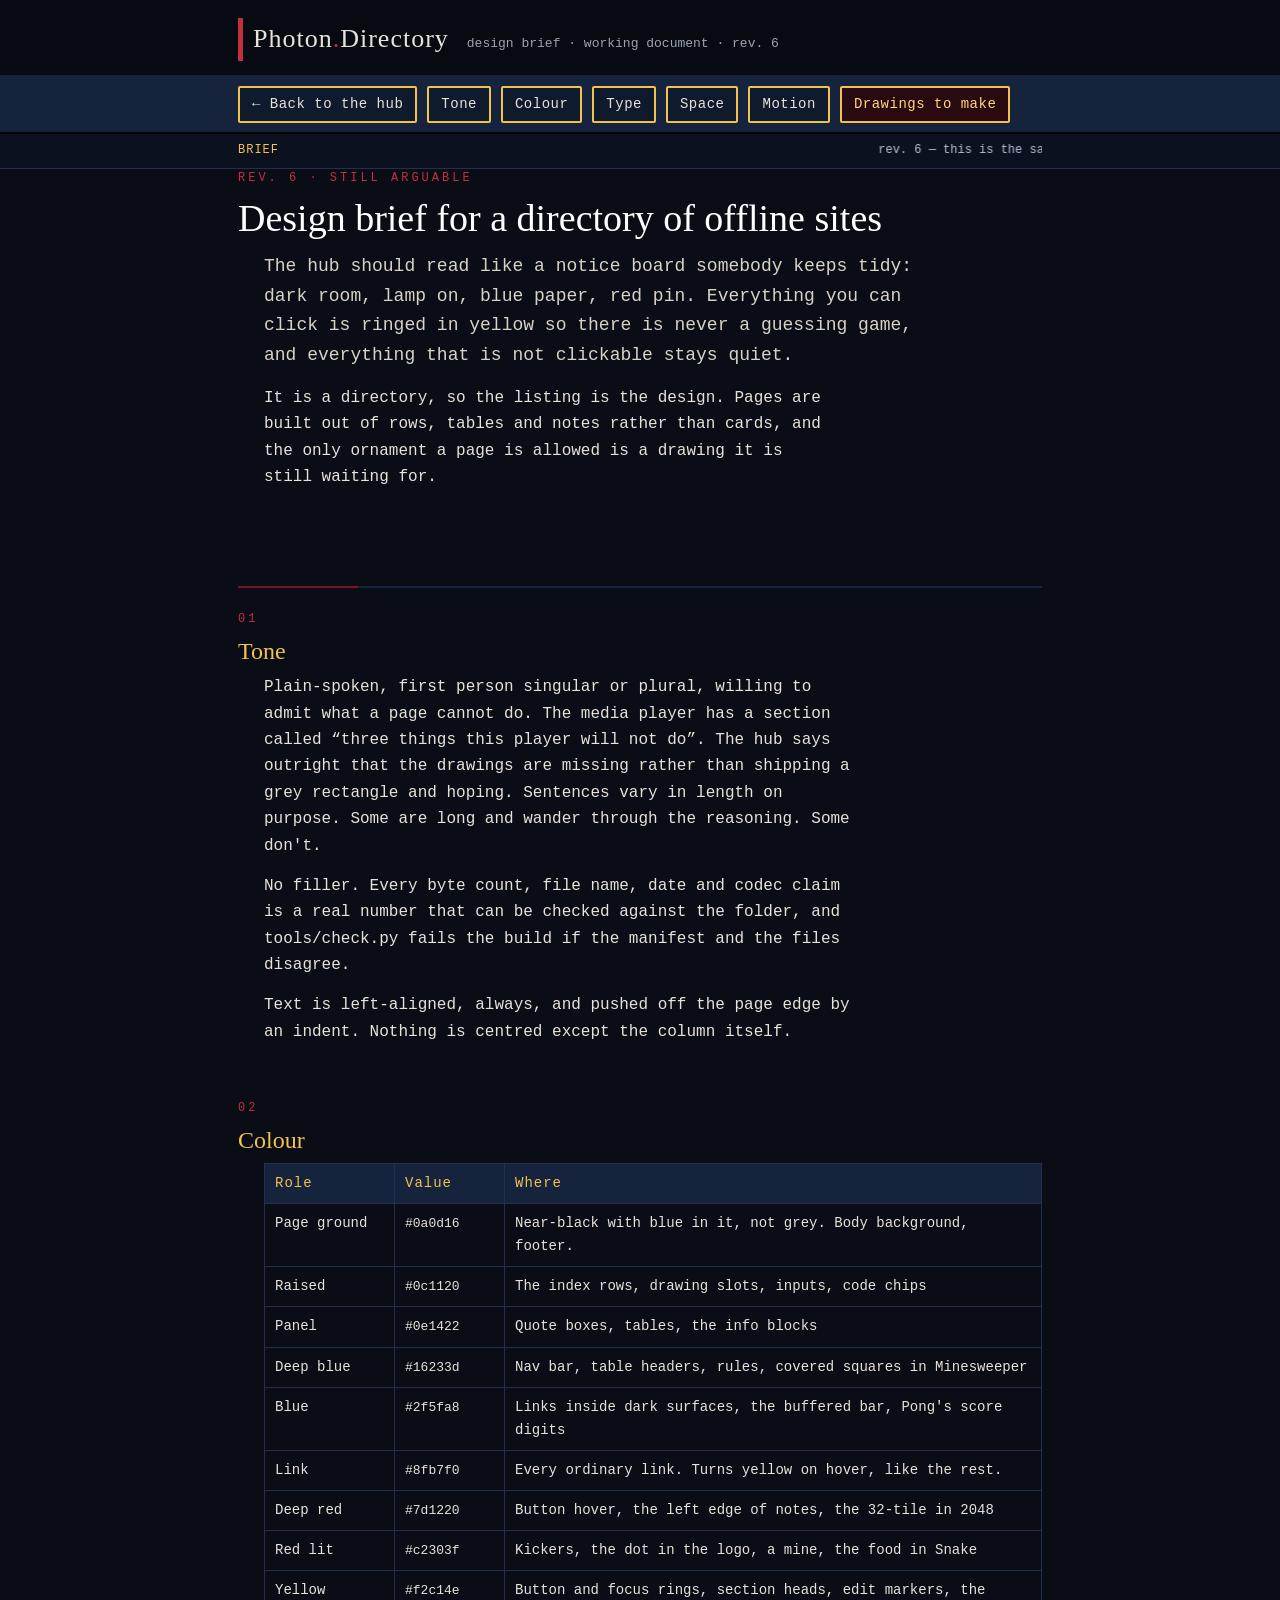
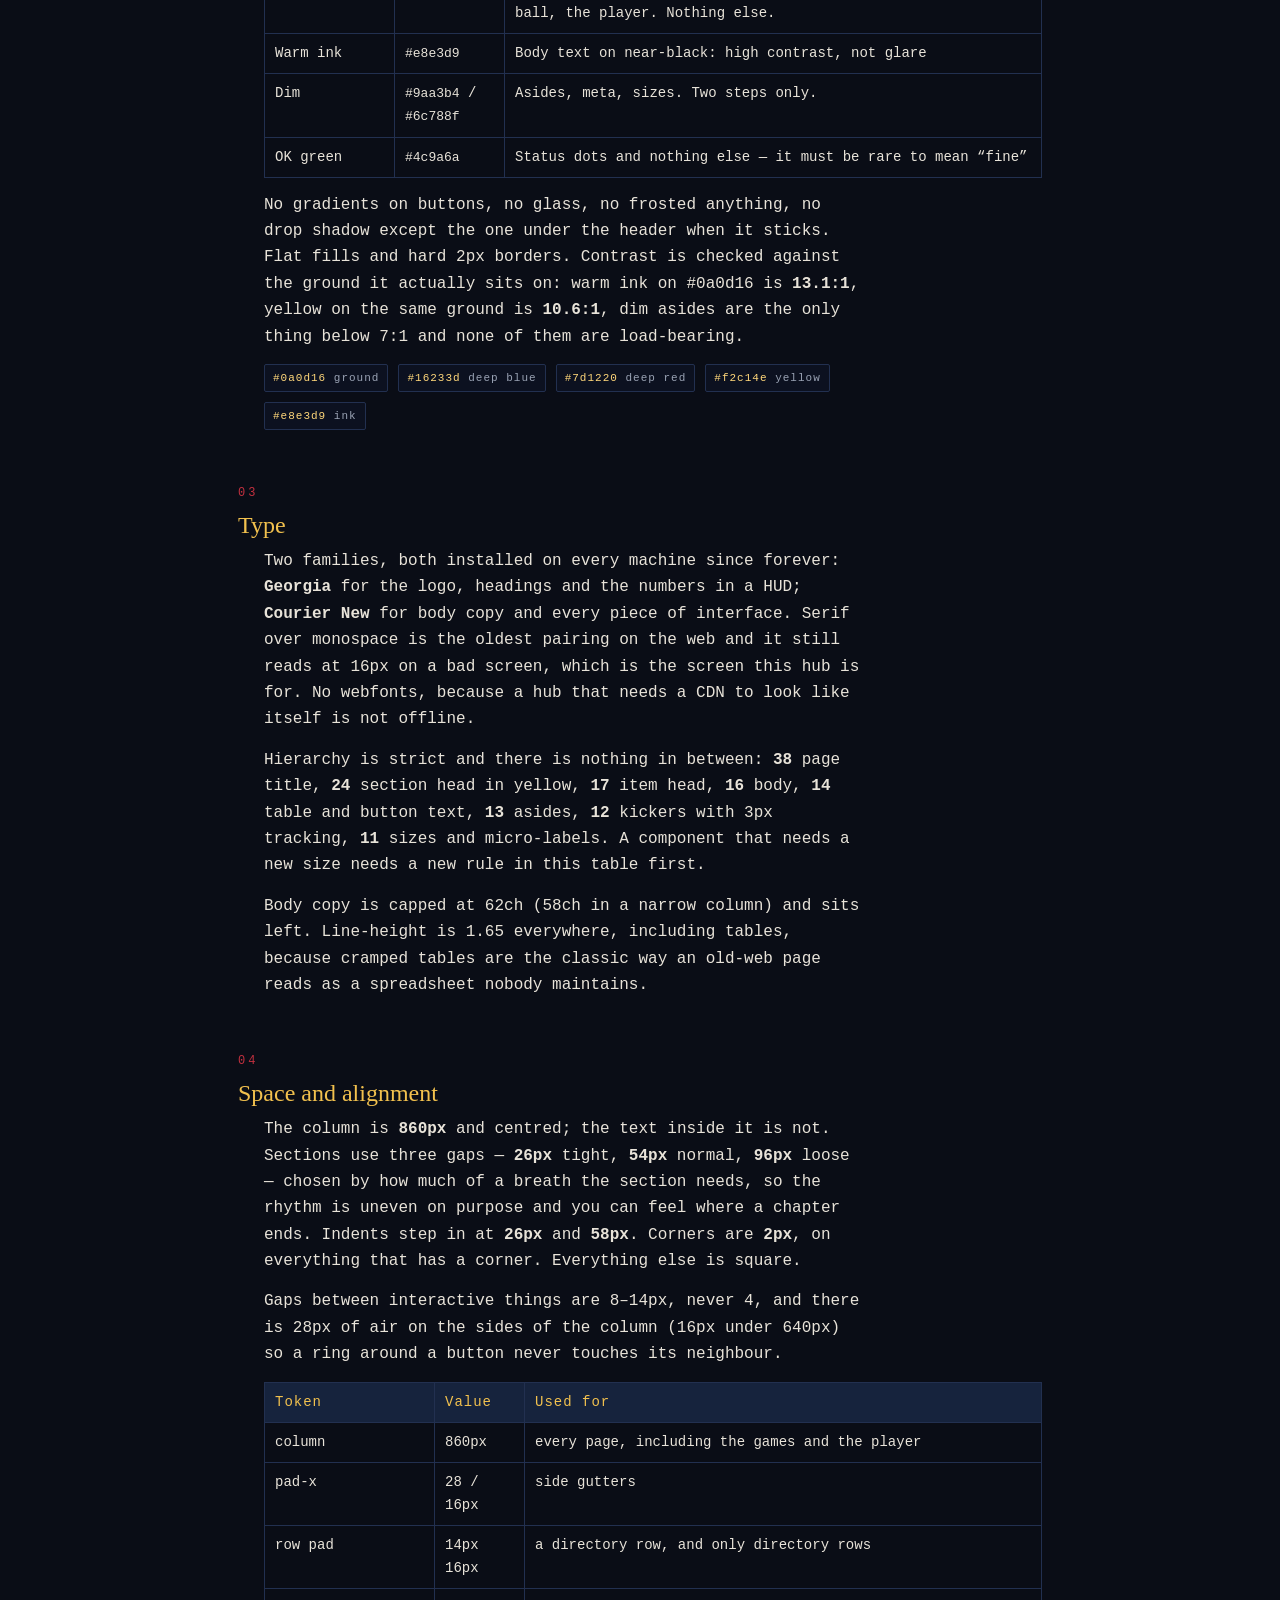
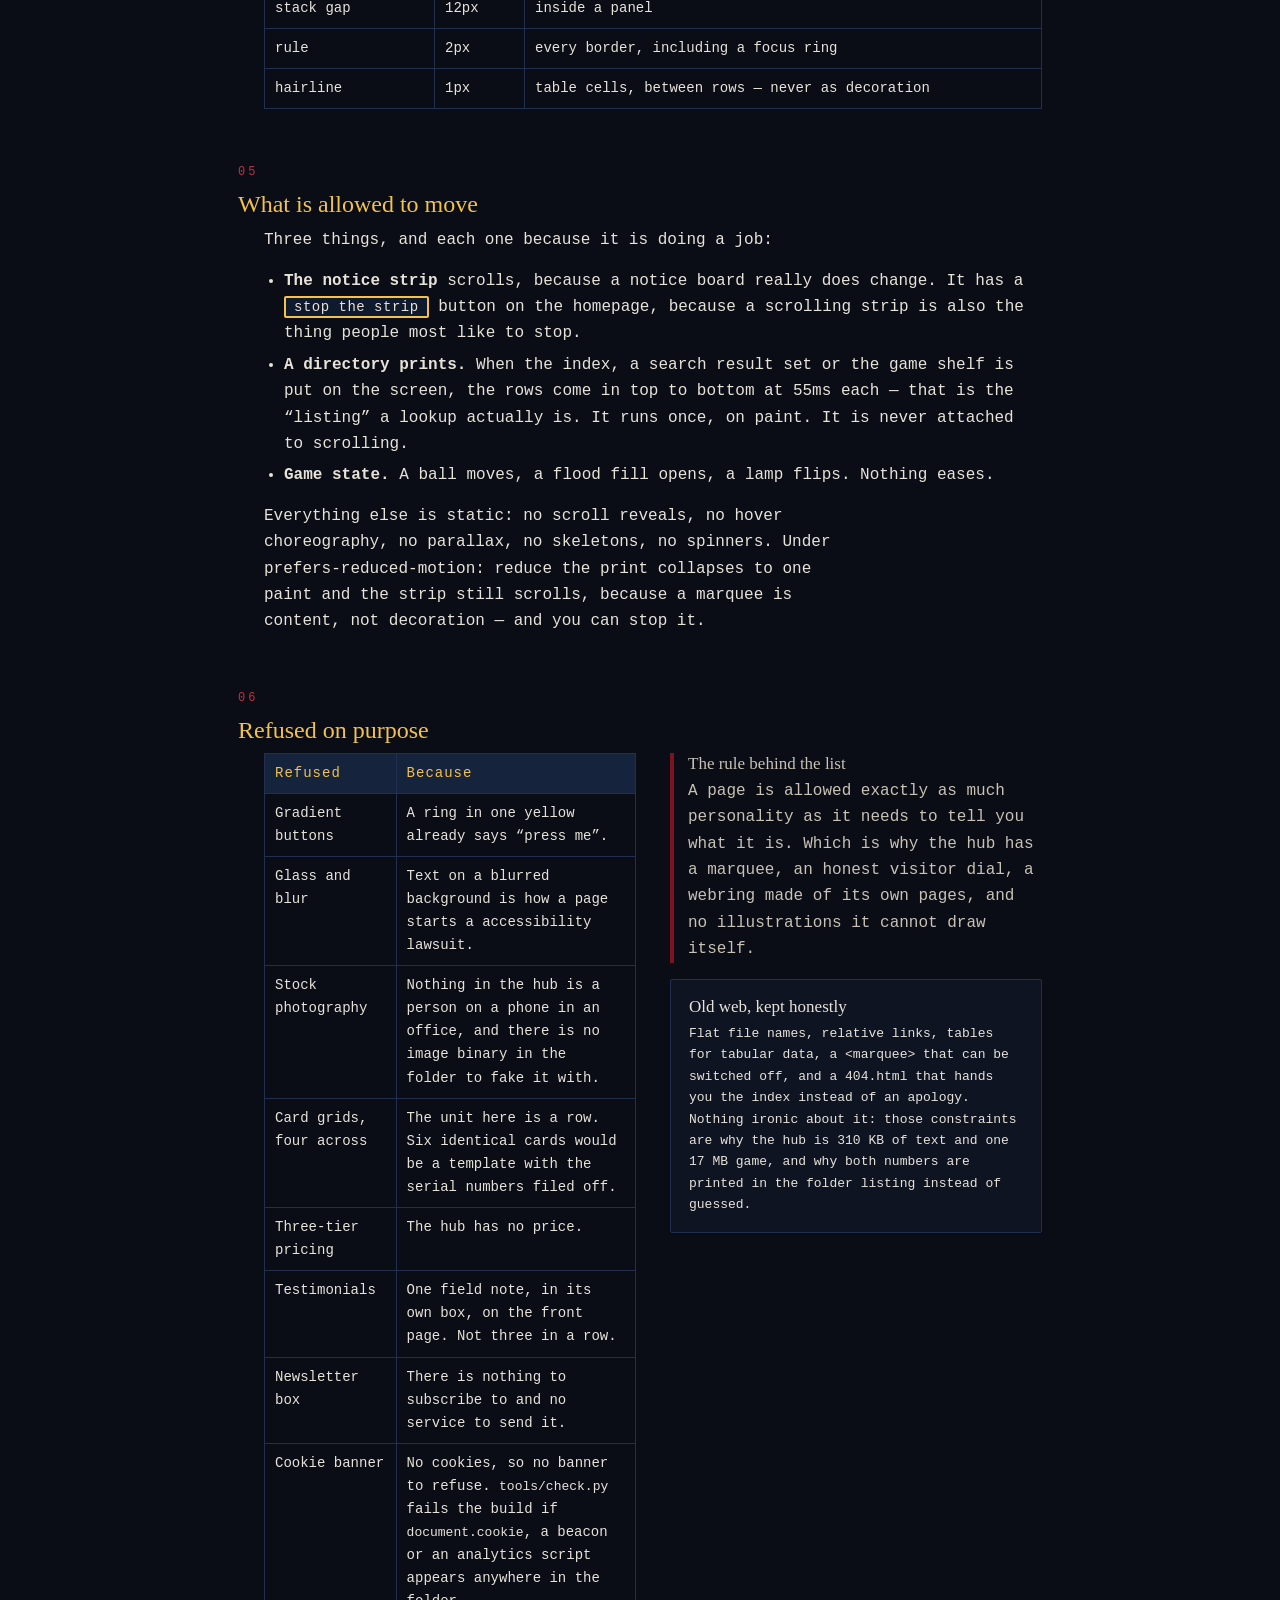
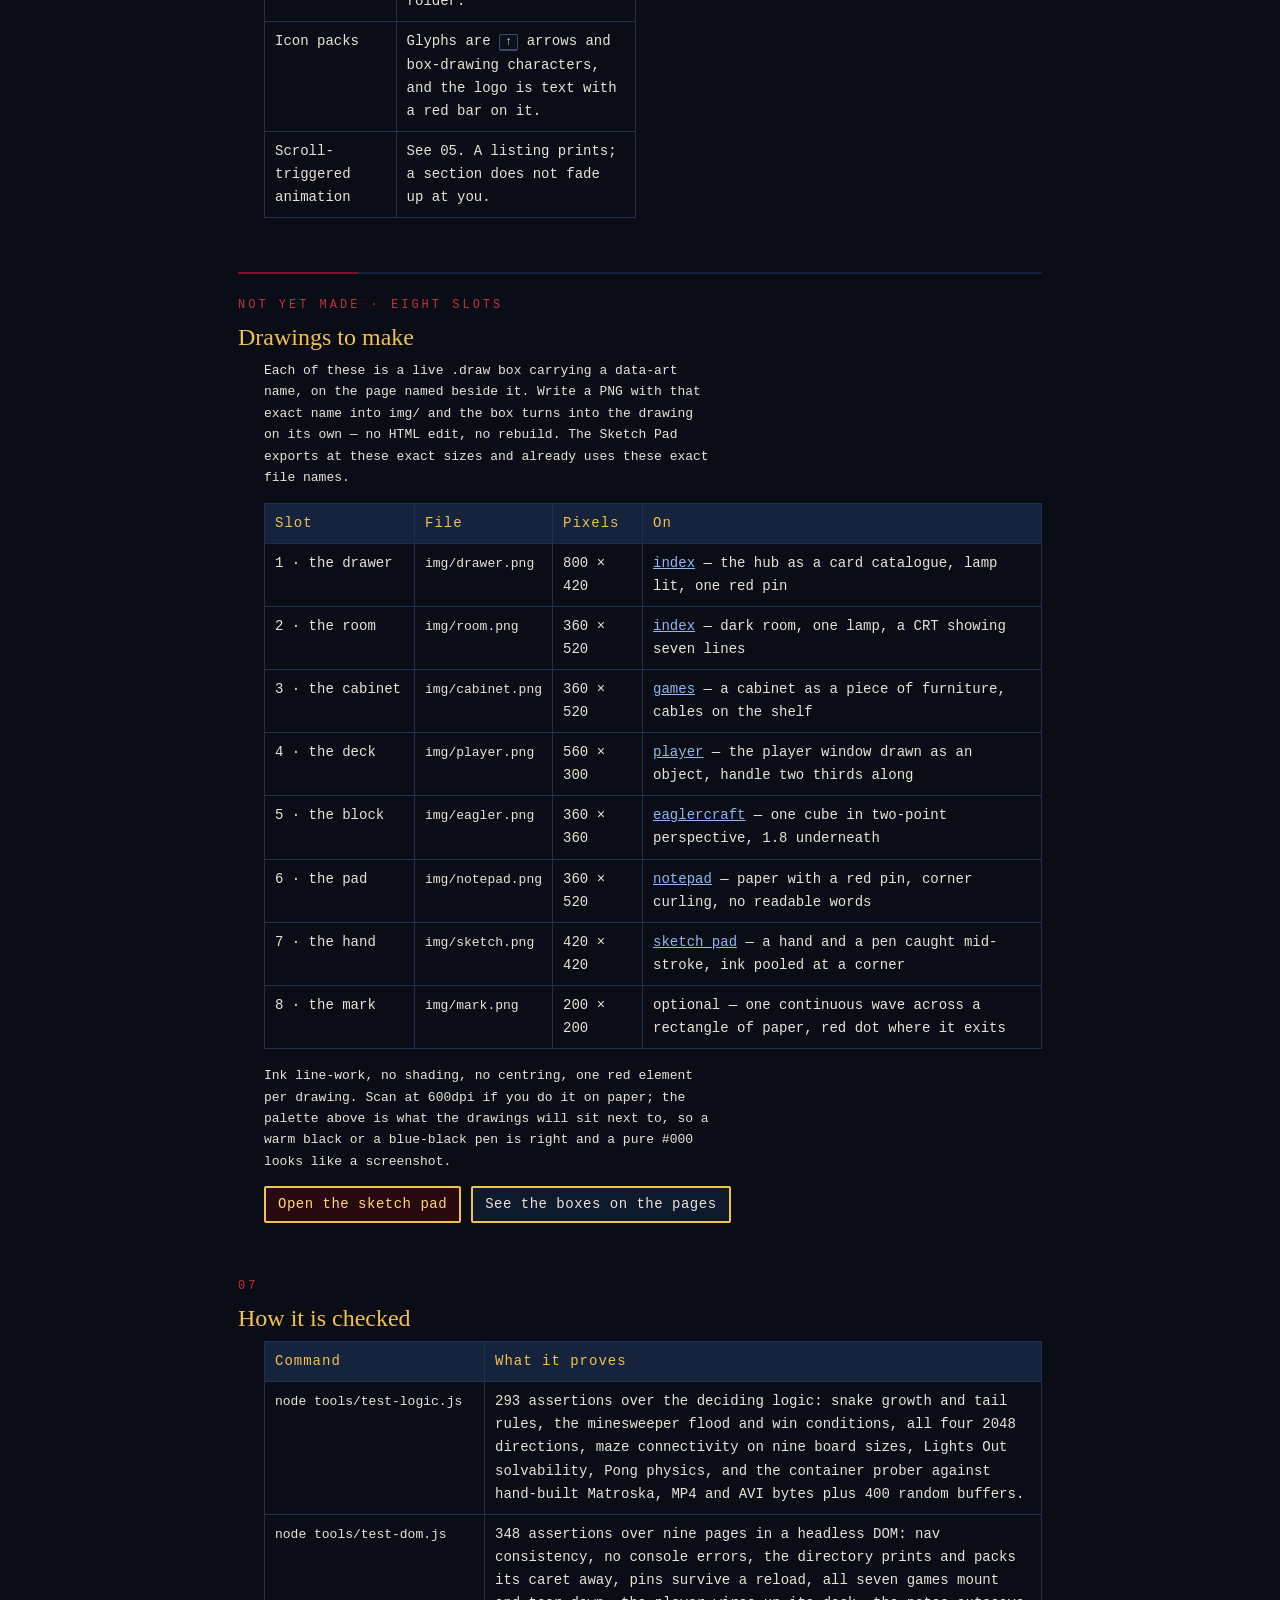
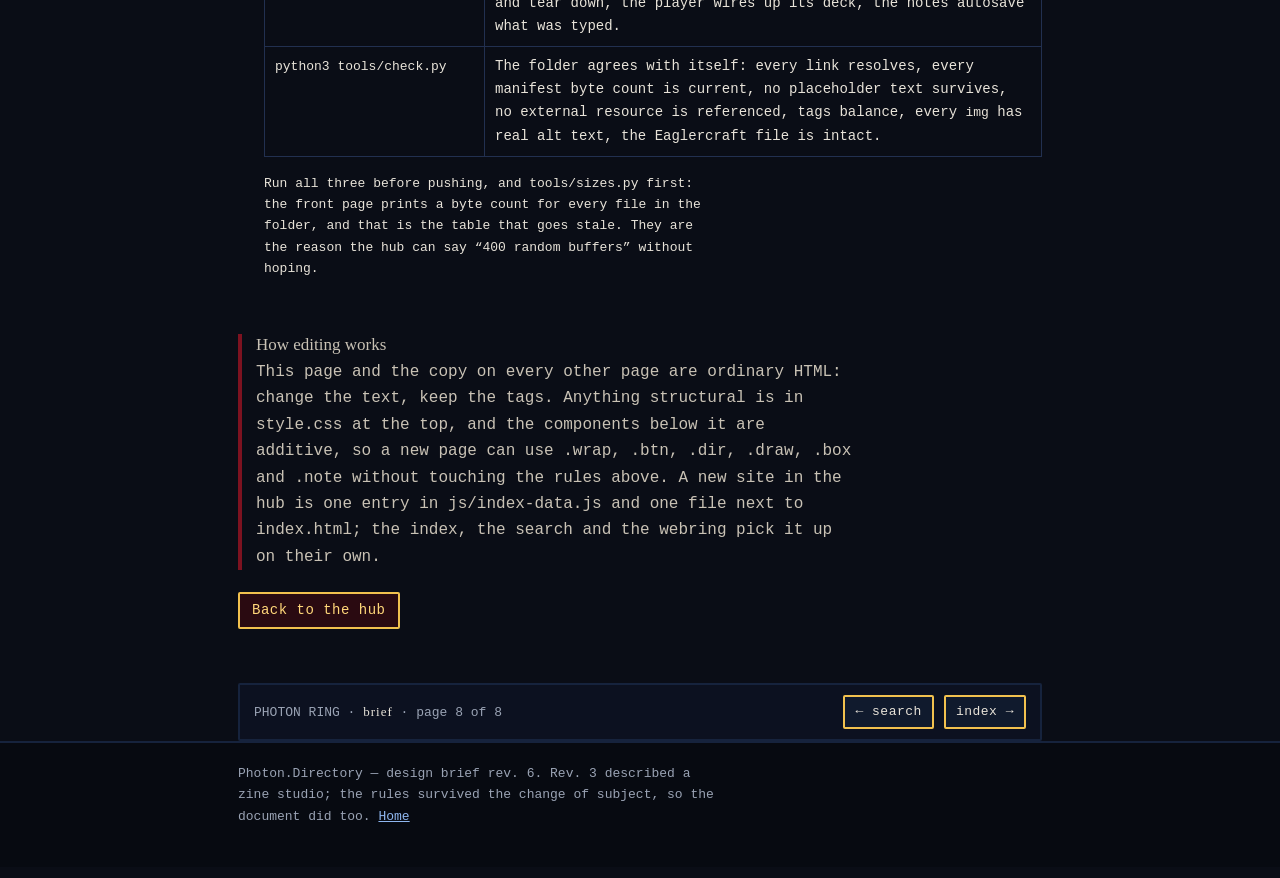
<file: brief.html>
<!doctype html>
<html lang="en">
<head>
<meta charset="utf-8">
<meta name="viewport" content="width=device-width,initial-scale=1">
<title>Design brief — Photon.Directory</title>
<meta name="description" content="The working brief for the hub: tone, the exact colour table, type sizes, the spacing rhythm, what is allowed to move, the eight drawings still owed, and how the site is tested.">
<meta name="theme-color" content="#0a0d16">
<link rel="icon" href="data:image/svg+xml,%3Csvg xmlns='http://www.w3.org/2000/svg' viewBox='0 0 32 32'%3E%3Crect width='32' height='32' fill='%230a0d16'/%3E%3Crect x='3.5' y='3.5' width='25' height='25' fill='none' stroke='%23f2c14e' stroke-width='3'/%3E%3Crect x='9' y='10' width='14' height='2.5' fill='%23e8e3d9'/%3E%3Crect x='9' y='15' width='14' height='2.5' fill='%238fb7f0'/%3E%3Crect x='9' y='20' width='8' height='2.5' fill='%23c2303f'/%3E%3C/svg%3E">
<link rel="stylesheet" href="style.css">
</head>
<body>

<header class="top">
  <div class="wrap">
    <a class="logo" href="index.html">Photon<span>.</span>Directory</a>
    <span class="tag">design brief &middot; working document &middot; rev. 6</span>
  </div>
</header>

<nav>
  <div class="wrap">
    <a class="btn" href="index.html">&larr; Back to the hub</a>
    <a class="btn" href="#tone">Tone</a>
    <a class="btn" href="#colour">Colour</a>
    <a class="btn" href="#type">Type</a>
    <a class="btn" href="#space">Space</a>
    <a class="btn" href="#motion">Motion</a>
    <a class="btn hot" href="#draw">Drawings to make</a>
  </div>
</nav>

<div class="bar">
  <div class="wrap">
    <span class="lbl">BRIEF</span>
    <marquee behavior="scroll" scrolldelay="80" loop="0">
      rev. 6 — this is the same page that used to describe a text-first zine studio, kept because the rules survived &middot; eight drawings are still owed &middot; the numbers below are the numbers in style.css, not a description of them &middot;
    </marquee>
  </div>
</div>

<main class="wrap">

  <section class="loose">
    <p class="kicker">Rev. 6 &middot; still arguable</p>
    <h1>Design brief for a directory of offline sites</h1>
    <div class="indent">
      <p class="lead">
        The hub should read like a notice board somebody keeps tidy: dark room, lamp on, blue
        paper, red pin. Everything you can click is ringed in yellow so there is never a guessing
        game, and everything that is not clickable stays quiet.
      </p>
      <p style="max-width:58ch">
        It is a directory, so the listing is the design. Pages are built out of rows, tables and
        notes rather than cards, and the only ornament a page is allowed is a drawing it is still
        waiting for.
      </p>
    </div>
  </section>

  <hr class="rule">

  <section id="tone">
    <p class="kicker">01</p>
    <h2>Tone</h2>
    <div class="indent">
      <p>
        Plain-spoken, first person singular or plural, willing to admit what a page cannot do.
        The media player has a section called “three things this player will not do”. The hub says
        outright that the drawings are missing rather than shipping a grey rectangle and hoping.
        Sentences vary in length on purpose. Some are long and wander through the reasoning. Some don't.
      </p>
      <p>
        No filler. Every byte count, file name, date and codec claim is a real number that can be
        checked against the folder, and <code>tools/check.py</code> fails the build if the manifest
        and the files disagree.
      </p>
      <p>
        Text is left-aligned, always, and pushed off the page edge by an indent. Nothing is centred
        except the column itself.
      </p>
    </div>
  </section>

  <section id="colour">
    <p class="kicker">02</p>
    <h2>Colour</h2>
    <div class="indent">
      <table>
        <tr><th style="width:130px">Role</th><th style="width:110px">Value</th><th>Where</th></tr>
        <tr><td>Page ground</td><td><code>#0a0d16</code></td><td>Near-black with blue in it, not grey. Body background, footer.</td></tr>
        <tr><td>Raised</td><td><code>#0c1120</code></td><td>The index rows, drawing slots, inputs, code chips</td></tr>
        <tr><td>Panel</td><td><code>#0e1422</code></td><td>Quote boxes, tables, the info blocks</td></tr>
        <tr><td>Deep blue</td><td><code>#16233d</code></td><td>Nav bar, table headers, rules, covered squares in Minesweeper</td></tr>
        <tr><td>Blue</td><td><code>#2f5fa8</code></td><td>Links inside dark surfaces, the buffered bar, Pong's score digits</td></tr>
        <tr><td>Link</td><td><code>#8fb7f0</code></td><td>Every ordinary link. Turns yellow on hover, like the rest.</td></tr>
        <tr><td>Deep red</td><td><code>#7d1220</code></td><td>Button hover, the left edge of notes, the 32-tile in 2048</td></tr>
        <tr><td>Red lit</td><td><code>#c2303f</code></td><td>Kickers, the dot in the logo, a mine, the food in Snake</td></tr>
        <tr><td>Yellow</td><td><code>#f2c14e</code></td><td>Button and focus rings, section heads, edit markers, the ball, the player. Nothing else.</td></tr>
        <tr><td>Warm ink</td><td><code>#e8e3d9</code></td><td>Body text on near-black: high contrast, not glare</td></tr>
        <tr><td>Dim</td><td><code>#9aa3b4</code> / <code>#6c788f</code></td><td>Asides, meta, sizes. Two steps only.</td></tr>
        <tr><td>OK green</td><td><code>#4c9a6a</code></td><td>Status dots and nothing else — it must be rare to mean “fine”</td></tr>
      </table>
      <p style="margin-top:14px">
        No gradients on buttons, no glass, no frosted anything, no drop shadow except the one
        under the header when it sticks. Flat fills and hard 2px borders. Contrast is checked
        against the ground it actually sits on: warm ink on <code>#0a0d16</code> is
        <b>13.1:1</b>, yellow on the same ground is <b>10.6:1</b>, dim asides are the only thing
        below 7:1 and none of them are load-bearing.
      </p>
      <p class="row">
        <span class="badge"><b>#0a0d16</b> ground</span>
        <span class="badge"><b>#16233d</b> deep blue</span>
        <span class="badge"><b>#7d1220</b> deep red</span>
        <span class="badge"><b>#f2c14e</b> yellow</span>
        <span class="badge"><b>#e8e3d9</b> ink</span>
      </p>
    </div>
  </section>

  <section id="type">
    <p class="kicker">03</p>
    <h2>Type</h2>
    <div class="indent">
      <p>
        Two families, both installed on every machine since forever: <b>Georgia</b> for the logo,
        headings and the numbers in a HUD; <b>Courier New</b> for body copy and every piece of
        interface. Serif over monospace is the oldest pairing on the web and it still reads at
        16px on a bad screen, which is the screen this hub is for. No webfonts, because a hub
        that needs a CDN to look like itself is not offline.
      </p>
      <p>
        Hierarchy is strict and there is nothing in between:
        <b>38</b> page title, <b>24</b> section head in yellow, <b>17</b> item head, <b>16</b> body,
        <b>14</b> table and button text, <b>13</b> asides, <b>12</b> kickers with 3px tracking,
        <b>11</b> sizes and micro-labels. A component that needs a new size needs a new rule in
        this table first.
      </p>
      <p>
        Body copy is capped at 62ch (58ch in a narrow column) and sits left. Line-height is 1.65
        everywhere, including tables, because cramped tables are the classic way an old-web page
        reads as a spreadsheet nobody maintains.
      </p>
    </div>
  </section>

  <section id="space">
    <p class="kicker">04</p>
    <h2>Space and alignment</h2>
    <div class="indent">
      <p>
        The column is <b>860px</b> and centred; the text inside it is not. Sections use three gaps
        — <b>26px</b> tight, <b>54px</b> normal, <b>96px</b> loose — chosen by how much of a breath
        the section needs, so the rhythm is uneven on purpose and you can feel where a chapter ends.
        Indents step in at <b>26px</b> and <b>58px</b>. Corners are <b>2px</b>, on everything that has
        a corner. Everything else is square.
      </p>
      <p>
        Gaps between interactive things are 8–14px, never 4, and there is 28px of air on the sides
        of the column (16px under 640px) so a ring around a button never touches its neighbour.
      </p>
      <table>
        <tr><th style="width:170px">Token</th><th style="width:90px">Value</th><th>Used for</th></tr>
        <tr><td>column</td><td>860px</td><td>every page, including the games and the player</td></tr>
        <tr><td>pad-x</td><td>28 / 16px</td><td>side gutters</td></tr>
        <tr><td>row pad</td><td>14px 16px</td><td>a directory row, and only directory rows</td></tr>
        <tr><td>stack gap</td><td>12px</td><td>inside a panel</td></tr>
        <tr><td>rule</td><td>2px</td><td>every border, including a focus ring</td></tr>
        <tr><td>hairline</td><td>1px</td><td>table cells, between rows — never as decoration</td></tr>
      </table>
    </div>
  </section>

  <section id="motion">
    <p class="kicker">05</p>
    <h2>What is allowed to move</h2>
    <div class="indent">
      <p>
        Three things, and each one because it is doing a job:
      </p>
      <ul>
        <li><b>The notice strip</b> scrolls, because a notice board really does change. It has a
          <button type="button" class="btn" style="padding:1px 8px">stop the strip</button>
          button on the homepage, because a scrolling strip is also the thing people most like to stop.</li>
        <li><b>A directory prints.</b> When the index, a search result set or the game shelf is put on
          the screen, the rows come in top to bottom at 55ms each — that is the “listing” a lookup
          actually is. It runs once, on paint. It is never attached to scrolling.</li>
        <li><b>Game state.</b> A ball moves, a flood fill opens, a lamp flips. Nothing eases.</li>
      </ul>
      <p>
        Everything else is static: no scroll reveals, no hover choreography, no parallax, no
        skeletons, no spinners. Under
        <code>prefers-reduced-motion: reduce</code> the print collapses to one paint and the strip
        still scrolls, because a marquee is content, not decoration — and you can stop it.
      </p>
    </div>
  </section>

  <section id="refused">
    <p class="kicker">06</p>
    <h2>Refused on purpose</h2>
    <div class="indent">
      <div class="cols">
        <div>
          <table>
            <tr><th>Refused</th><th>Because</th></tr>
            <tr><td>Gradient buttons</td><td>A ring in one yellow already says “press me”.</td></tr>
            <tr><td>Glass and blur</td><td>Text on a blurred background is how a page starts a accessibility lawsuit.</td></tr>
            <tr><td>Stock photography</td><td>Nothing in the hub is a person on a phone in an office, and there is no image binary in the folder to fake it with.</td></tr>
            <tr><td>Card grids, four across</td><td>The unit here is a row. Six identical cards would be a template with the serial numbers filed off.</td></tr>
            <tr><td>Three-tier pricing</td><td>The hub has no price.</td></tr>
            <tr><td>Testimonials</td><td>One field note, in its own box, on the front page. Not three in a row.</td></tr>
            <tr><td>Newsletter box</td><td>There is nothing to subscribe to and no service to send it.</td></tr>
            <tr><td>Cookie banner</td><td>No cookies, so no banner to refuse. <code>tools/check.py</code> fails the build if <code>document.cookie</code>, a beacon or an analytics script appears anywhere in the folder.</td></tr>
            <tr><td>Icon packs</td><td>Glyphs are <kbd>&uarr;</kbd> arrows and box-drawing characters, and the logo is text with a red bar on it.</td></tr>
            <tr><td>Scroll-triggered animation</td><td>See 05. A listing prints; a section does not fade up at you.</td></tr>
          </table>
        </div>
        <div>
          <div class="note">
            <h3>The rule behind the list</h3>
            <p style="margin-bottom:0">
              A page is allowed exactly as much personality as it needs to tell you what it is.
              Which is why the hub has a marquee, an honest visitor dial, a webring made of its own
              pages, and no illustrations it cannot draw itself.
            </p>
          </div>
          <div class="box mt16">
            <h3 style="margin-bottom:6px">Old web, kept honestly</h3>
            <p class="small mb0" style="margin-bottom:0">
              Flat file names, relative links, tables for tabular data, a <code>&lt;marquee&gt;</code>
              that can be switched off, and a <code>404.html</code> that hands you the index instead of
              an apology. Nothing ironic about it: those constraints are why the hub is 310 KB of text and
              one 17 MB game, and why both numbers are printed in the folder listing instead of guessed.
            </p>
          </div>
        </div>
      </div>
    </div>
  </section>

  <hr class="rule">

  <section id="draw">
    <p class="kicker">Not yet made &middot; eight slots</p>
    <h2>Drawings to make</h2>
    <div class="indent">
      <p class="small" style="max-width:58ch">
        Each of these is a live <code>.draw</code> box carrying a <code>data-art</code> name, on the page
        named beside it. Write a PNG with that exact name into <code>img/</code> and the box turns into the
        drawing on its own — no HTML edit, no rebuild. The Sketch Pad exports at these exact sizes and
        already uses these exact file names.
      </p>
      <table>
        <tr><th style="width:150px">Slot</th><th style="width:120px">File</th><th style="width:90px">Pixels</th><th>On</th></tr>
        <tr><td>1 · the drawer</td><td><code>img/drawer.png</code></td><td>800 × 420</td><td><a href="index.html">index</a> — the hub as a card catalogue, lamp lit, one red pin</td></tr>
        <tr><td>2 · the room</td><td><code>img/room.png</code></td><td>360 × 520</td><td><a href="index.html">index</a> — dark room, one lamp, a CRT showing seven lines</td></tr>
        <tr><td>3 · the cabinet</td><td><code>img/cabinet.png</code></td><td>360 × 520</td><td><a href="games.html">games</a> — a cabinet as a piece of furniture, cables on the shelf</td></tr>
        <tr><td>4 · the deck</td><td><code>img/player.png</code></td><td>560 × 300</td><td><a href="player.html">player</a> — the player window drawn as an object, handle two thirds along</td></tr>
        <tr><td>5 · the block</td><td><code>img/eagler.png</code></td><td>360 × 360</td><td><a href="eagler.html">eaglercraft</a> — one cube in two-point perspective, 1.8 underneath</td></tr>
        <tr><td>6 · the pad</td><td><code>img/notepad.png</code></td><td>360 × 520</td><td><a href="notepad.html">notepad</a> — paper with a red pin, corner curling, no readable words</td></tr>
        <tr><td>7 · the hand</td><td><code>img/sketch.png</code></td><td>420 × 420</td><td><a href="sketch.html">sketch pad</a> — a hand and a pen caught mid-stroke, ink pooled at a corner</td></tr>
        <tr><td>8 · the mark</td><td><code>img/mark.png</code></td><td>200 × 200</td><td>optional — one continuous wave across a rectangle of paper, red dot where it exits</td></tr>
      </table>
      <p class="small mt16" style="max-width:58ch">
        Ink line-work, no shading, no centring, one red element per drawing. Scan at 600dpi if you do
        it on paper; the palette above is what the drawings will sit next to, so a warm black or a
        blue-black pen is right and a pure #000 looks like a screenshot.
      </p>
      <p class="row">
        <a class="btn hot" href="sketch.html">Open the sketch pad</a>
        <a class="btn" href="index.html">See the boxes on the pages</a>
      </p>
    </div>
  </section>

  <section id="tested">
    <p class="kicker">07</p>
    <h2>How it is checked</h2>
    <div class="indent">
      <table>
        <tr><th style="width:220px">Command</th><th>What it proves</th></tr>
        <tr><td><code>node tools/test-logic.js</code></td>
          <td>293 assertions over the deciding logic: snake growth and tail rules, the minesweeper flood and win conditions, all four 2048 directions, maze connectivity on nine board sizes, Lights Out solvability, Pong physics, and the container prober against hand-built Matroska, MP4 and AVI bytes plus 400 random buffers.</td></tr>
        <tr><td><code>node tools/test-dom.js</code></td>
          <td>348 assertions over nine pages in a headless DOM: nav consistency, no console errors, the directory prints and packs its caret away, pins survive a reload, all seven games mount and tear down, the player wires up its deck, the notes autosave what was typed.</td></tr>
        <tr><td><code>python3 tools/check.py</code></td>
          <td>The folder agrees with itself: every link resolves, every manifest byte count is current, no placeholder text survives, no external resource is referenced, tags balance, every <code>img</code> has real alt text, the Eaglercraft file is intact.</td></tr>
      </table>
      <p class="small mt16" style="max-width:58ch">
        Run all three before pushing, and <code>tools/sizes.py</code> first: the front page prints a
              byte count for every file in the folder, and that is the table that goes stale. They are the reason the hub can say “400 random buffers”
        without hoping.
      </p>
    </div>
  </section>

  <section id="edit">
    <div class="note">
      <h3>How editing works</h3>
      <p style="margin-bottom:0">
        This page and the copy on every other page are ordinary HTML: change the text, keep the tags.
        Anything structural is in <code>style.css</code> at the top, and the components below it are
        additive, so a new page can use <code>.wrap</code>, <code>.btn</code>, <code>.dir</code>,
        <code>.draw</code>, <code>.box</code> and <code>.note</code> without touching the rules above.
        A new site in the hub is one entry in <code>js/index-data.js</code> and one file next to
        <code>index.html</code>; the index, the search and the webring pick it up on their own.
      </p>
    </div>
    <p style="margin-top:22px">
      <a class="btn hot" href="index.html">Back to the hub</a>
    </p>
  </section>

  <div class="ring mt24" id="ring"></div>

</main>

<footer>
  <div class="wrap">
    <p style="margin:0">Photon.Directory — design brief rev. 6. Rev. 3 described a zine studio; the
      rules survived the change of subject, so the document did too. <a href="index.html">Home</a></p>
  </div>
</footer>

<script src="js/index-data.js"></script>
<script src="js/directory.js"></script>
<script>
(function () {
  "use strict";
  PH.markNav();
  PH.mountRing(PH.qs("#ring"));
  var strip = PH.qs("marquee");
  PH.on(PH.qs("#draw"), "mouseenter", function () { if (strip && strip.stop) strip.stop(); });
})();
</script>
</body>
</html>
</file>
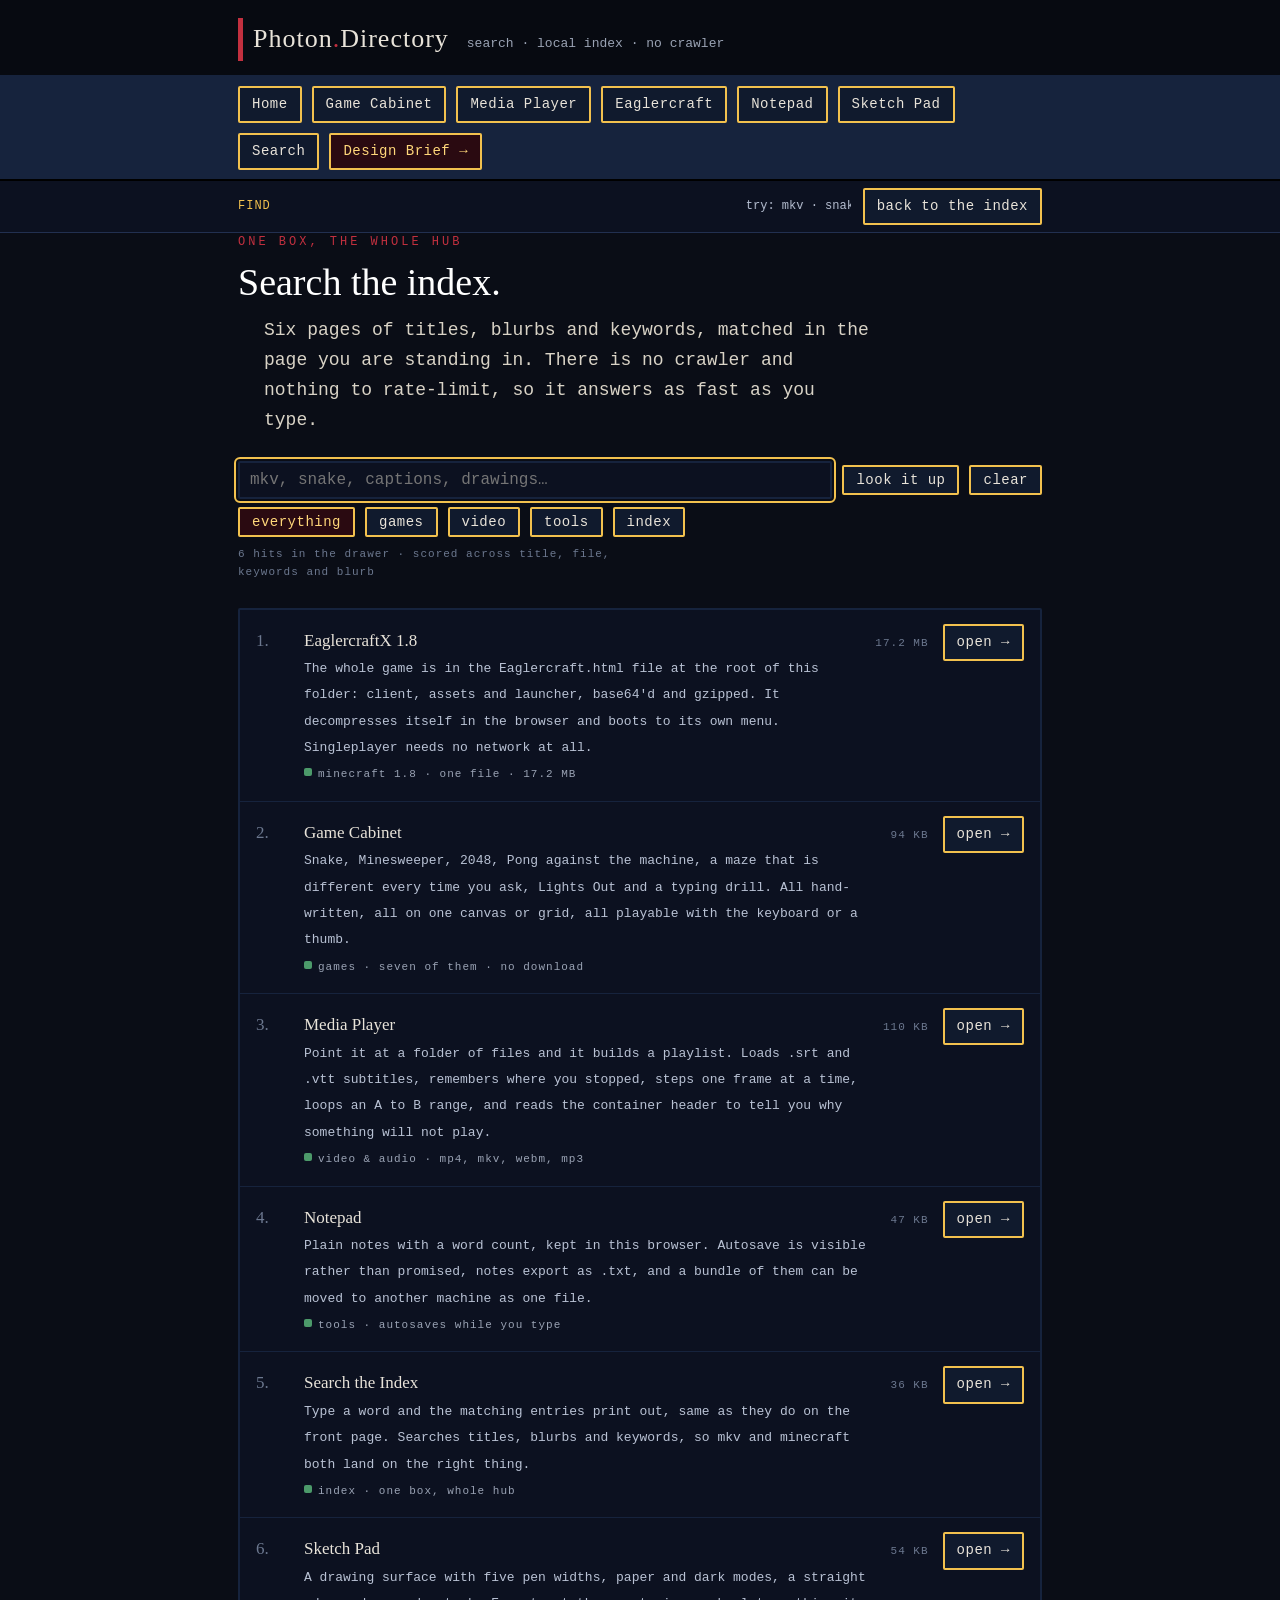
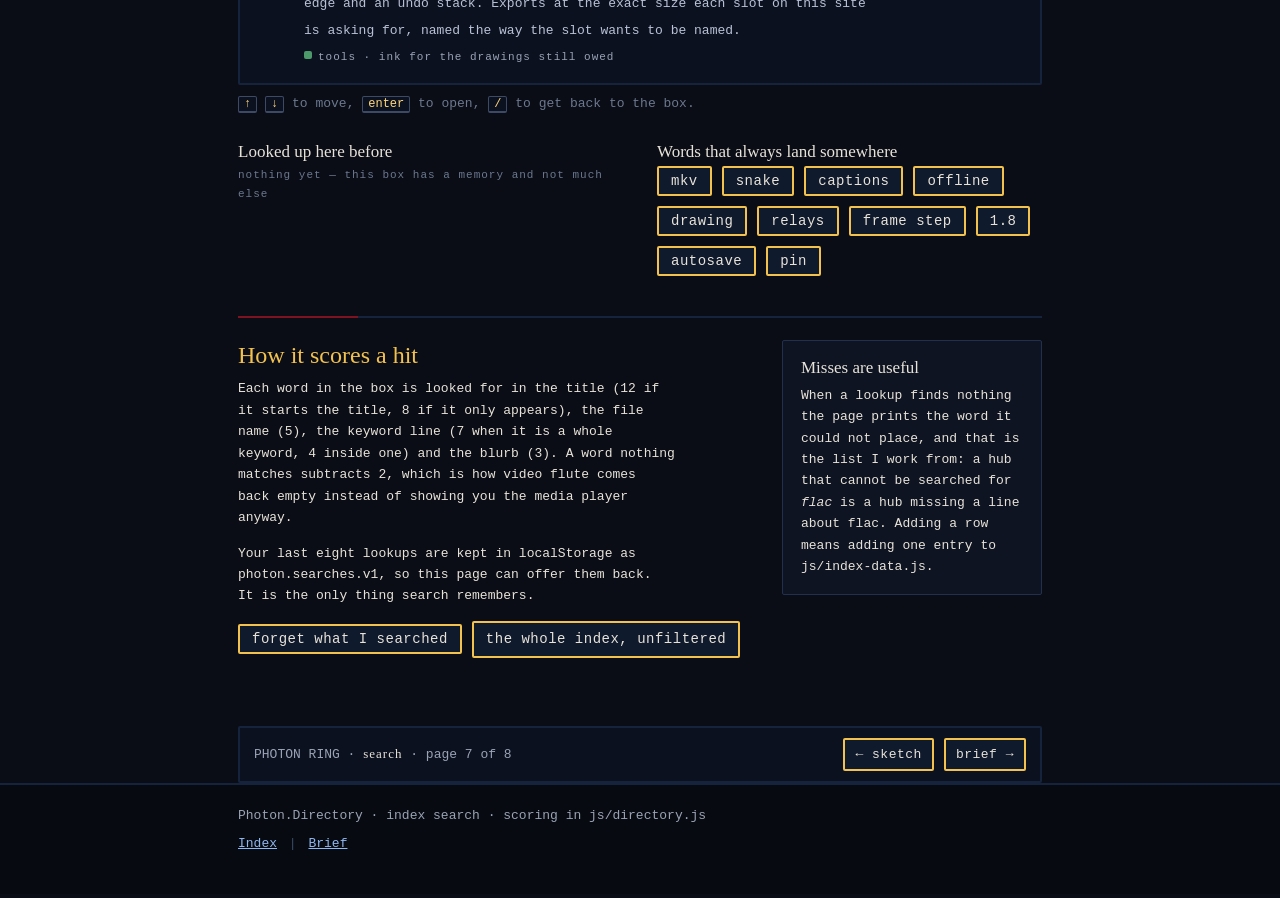
<file: search.html>
<!doctype html>
<html lang="en">
<head>
<meta charset="utf-8">
<meta name="viewport" content="width=device-width,initial-scale=1">
<title>Search the index — Photon.Directory</title>
<meta name="description" content="Look up anything in the hub: type mkv, snake, minecraft or notes and the matching entries print out. Search runs over the local index in this page.">
<meta name="theme-color" content="#0a0d16">
<link rel="icon" href="data:image/svg+xml,%3Csvg xmlns='http://www.w3.org/2000/svg' viewBox='0 0 32 32'%3E%3Crect width='32' height='32' fill='%230a0d16'/%3E%3Crect x='3.5' y='3.5' width='25' height='25' fill='none' stroke='%23f2c14e' stroke-width='3'/%3E%3Crect x='9' y='10' width='14' height='2.5' fill='%23e8e3d9'/%3E%3Crect x='9' y='15' width='14' height='2.5' fill='%238fb7f0'/%3E%3Crect x='9' y='20' width='8' height='2.5' fill='%23c2303f'/%3E%3C/svg%3E">
<link rel="stylesheet" href="style.css">
</head>
<body>

<header class="top">
  <div class="wrap">
    <a class="logo" href="index.html">Photon<span>.</span>Directory</a>
    <span class="tag">search &middot; local index &middot; no crawler</span>
  </div>
</header>

<nav>
  <div class="wrap">
    <a class="btn" href="index.html">Home</a>
    <a class="btn" href="games.html">Game Cabinet</a>
    <a class="btn" href="player.html">Media Player</a>
    <a class="btn" href="eagler.html">Eaglercraft</a>
    <a class="btn" href="notepad.html">Notepad</a>
    <a class="btn" href="sketch.html">Sketch Pad</a>
    <a class="btn" href="search.html">Search</a>
    <a class="btn hot" href="brief.html">Design Brief &rarr;</a>
  </div>
</nav>

<div class="bar">
  <div class="wrap">
    <span class="lbl">FIND</span>
    <marquee behavior="scroll" scrolldelay="80" loop="0">
      try: mkv · snake · captions · offline · drawing · relays · frame step · 1.8 · autosave &middot; every word in the box is in the index &middot; nothing is sent anywhere &middot;
    </marquee>
    <a class="btn" href="index.html">back to the index</a>
  </div>
</div>

<main class="wrap">

  <section class="tight">
    <p class="kicker">One box, the whole hub</p>
    <h1>Search the index.</h1>
    <div class="indent">
      <p class="lead" style="max-width:56ch">
        Six pages of titles, blurbs and keywords, matched in the page you are standing in. There is
        no crawler and nothing to rate-limit, so it answers as fast as you type.
      </p>
    </div>
  </section>

  <section id="box" class="tight">
    <form id="f" autocomplete="off" onsubmit="return false">
      <div class="row">
        <input id="q" name="q" type="search" placeholder="mkv, snake, captions, drawings…"
          style="flex:1 1 260px;min-width:180px;font-size:16px;padding:8px 10px"
          aria-label="search the hub index" autofocus>
        <button type="button" class="btn" id="go">look it up</button>
        <button type="button" class="btn" id="clr">clear</button>
      </div>
    </form>
    <div class="row mt8" id="cats" role="group" aria-label="narrow to a group"></div>
    <p class="xs faint" id="stats" style="margin:8px 0 0">&nbsp;</p>
  </section>

  <section id="results" class="tight">
    <div class="dir" id="hits" aria-live="polite"></div>
    <p class="dir-note" id="keys-note">
      <kbd>&uarr;</kbd> <kbd>&darr;</kbd> to move, <kbd>enter</kbd> to open, <kbd>/</kbd> to get back to the box.
    </p>
  </section>

  <section id="recent" class="tight">
    <div class="cols">
      <div>
        <h3>Looked up here before</h3>
        <p class="row" id="recent-row"></p>
      </div>
      <div>
        <h3>Words that always land somewhere</h3>
        <p class="row" id="always-row"></p>
      </div>
    </div>
  </section>

  <hr class="rule">

  <section id="how">
    <div class="cols">
      <div>
        <h2>How it scores a hit</h2>
        <p class="small" style="max-width:56ch">
          Each word in the box is looked for in the title (12 if it starts the title, 8 if it only
          appears), the file name (5), the keyword line (7 when it is a whole keyword, 4 inside one)
          and the blurb (3). A word nothing matches subtracts 2, which is how
          <code>video flute</code> comes back empty instead of showing you the media player anyway.
        </p>
        <p class="small" style="max-width:56ch">
          Your last eight lookups are kept in <code>localStorage</code> as
          <code>photon.searches.v1</code>, so this page can offer them back. It is the only thing
          search remembers.
        </p>
        <p class="row">
          <button type="button" class="btn" id="forget">forget what I searched</button>
          <a class="btn" href="index.html">the whole index, unfiltered</a>
        </p>
      </div>
      <div style="flex:0 1 260px">
        <div class="box">
          <h3 style="margin-bottom:6px">Misses are useful</h3>
          <p class="small mb0" style="margin-bottom:0">
            When a lookup finds nothing the page prints the word it could not place, and that is
            the list I work from: a hub that cannot be searched for <em>flac</em> is a hub missing a
            line about flac. Adding a row means adding one entry to
            <code>js/index-data.js</code>.
          </p>
        </div>
      </div>
    </div>
  </section>

  <div class="ring mt24" id="ring"></div>

</main>

<footer>
  <div class="wrap">
    <p style="margin:0 0 6px">Photon.Directory &middot; index search &middot; scoring in <code>js/directory.js</code></p>
    <p style="margin:0"><a href="index.html">Index</a> <span class="sep">|</span> <a href="brief.html">Brief</a></p>
  </div>
</footer>

<script src="js/index-data.js"></script>
<script src="js/directory.js"></script>
<script>
(function () {
  "use strict";
  var q = PH.qs("#q"), hits = PH.qs("#hits"), cat = "all", sel = -1;
  var SKEY = "photon.searches.v1";

  PH.markNav();
  PH.mountRing(PH.qs("#ring"));

  var cats = (function () {
    var seen = {}, out = [{ id: "all", label: "everything" }];
    PH.ordered().concat(PH.pins()).forEach(function (s) {
      if (seen[s.cat]) return;
      seen[s.cat] = 1;
      out.push({ id: s.cat, label: s.cat });
    });
    return out;
  })();
  PH.qs("#cats").innerHTML = cats.map(function (c) {
    return '<button type="button" class="btn' + (c.id === cat ? " on" : "") + '" data-cat="' + c.id + '">' + PH.esc(c.label) + "</button>";
  }).join("");
  PH.on(PH.qs("#cats"), "click", function (e) {
    var b = e.target.closest ? e.target.closest("[data-cat]") : null;
    if (!b) return;
    cat = b.getAttribute("data-cat");
    PH.qsa("#cats button").forEach(function (x) { x.classList.toggle("on", x.getAttribute("data-cat") === cat); });
    run();
  });

  function remember(term) {
    if (!term) return;
    var list = PH.store.get(SKEY, []) || [];
    list = [term].concat(list.filter(function (t) { return t !== term; })).slice(0, 8);
    PH.store.set(SKEY, list);
    recent();
  }
  function recent() {
    var list = PH.store.get(SKEY, []) || [];
    var row = PH.qs("#recent-row");
    if (!list.length) { row.innerHTML = '<span class="xs faint">nothing yet — this box has a memory and not much else</span>'; return; }
    row.innerHTML = list.map(function (t) {
      return '<button type="button" class="btn" data-term="' + PH.esc(t) + '">' + PH.esc(t) + "</button>";
    }).join("");
  }
  function always() {
    var words = ["mkv", "snake", "captions", "offline", "drawing", "relays", "frame step", "1.8", "autosave", "pin"];
    PH.qs("#always-row").innerHTML = words.map(function (w) {
      return '<button type="button" class="btn" data-term="' + w + '">' + w + "</button>";
    }).join("");
  }
  PH.on(document, "click", function (e) {
    var b = e.target.closest ? e.target.closest("[data-term]") : null;
    if (!b) return;
    q.value = b.getAttribute("data-term");
    run();
    q.focus();
  });

  function rows(list, term) {
    if (!list.length) {
      hits.classList.add("dir");
      hits.innerHTML = '<div class="dir-row shown"><span class="n">—</span><span class="who">' +
        '<span class="sub">Nothing in the index matches <b>' + PH.esc(term) + "</b> in " +
        (cat === "all" ? "any group" : cat) + ".</span>" +
        '<br><span class="xs faint">The drawer holds ' + PH.ordered().length +
        " sites and " + PH.pins().length + " of yours. Try one word instead of two.</span></span>" +
        '<span class="go"><a class="btn" href="index.html">see the whole index</a></span></div>';
      PH.qs("#stats").textContent = "0 hits";
      return;
    }
    PH.print(hits, list, { speed: 45, allowDelete: true }).then(function (n) {
      sel = -1;
      PH.qs("#stats").innerHTML = n + " hit" + (n === 1 ? "" : "s") +
        (term ? " for <b style=\"color:#ffd77a\">" + PH.esc(term) + "</b>" : " in the drawer") +
        " · scored across title, file, keywords and blurb";
    });
  }

  function run() {
    var term = q.value.trim();
    var list = PH.search(term, cat);
    remember(term);
    rows(list, term);
    var u = new URL(location.href);
    u.search = term ? "?q=" + encodeURIComponent(term) : "";
    u.hash = "";
    history.replaceState(null, "", u.href);
  }

  /* keyboard */
  document.addEventListener("keydown", function (e) {
    if (e.key === "/" && !/input|textarea|select/i.test(e.target.tagName || "")) {
      e.preventDefault(); q.focus(); q.select(); return;
    }
    if (e.key === "Escape") { q.value = ""; run(); return; }
    var all = PH.qsa(".dir-row", hits);
    if (!all.length) return;
    if (e.key === "ArrowDown" || (e.key === "n" && e.ctrlKey)) {
      e.preventDefault();
      sel = (sel + 1) % all.length;
      paint(all);
    } else if (e.key === "ArrowUp" || (e.key === "p" && e.ctrlKey)) {
      e.preventDefault();
      sel = sel <= 0 ? all.length - 1 : sel - 1;
      paint(all);
    } else if (e.key === "Enter" && document.activeElement !== q) {
      var link = all[sel >= 0 ? sel : 0].querySelector("a");
      if (link) location.href = link.href;
    }
  });
  function paint(all) {
    all.forEach(function (r, i) {
      r.style.outline = i === sel ? "2px solid #f2c14e" : "";
      r.style.background = i === sel ? "#16233d" : "";
      if (i === sel) r.scrollIntoView({ block: "nearest" });
    });
  }

  q.addEventListener("input", function () { run(); });
  PH.qs("#go").addEventListener("click", run);
  PH.qs("#clr").addEventListener("click", function () { q.value = ""; run(); q.focus(); });
  PH.qs("#forget").addEventListener("click", function () {
    PH.store.del(SKEY);
    recent();
    PH.qs("#forget").textContent = "forgotten";
  });

  /* first paint: honour ?q=, otherwise print the whole drawer */
  var start = new URLSearchParams(location.search).get("q") || "";
  q.value = start;
  recent();
  always();
  run();
  document.title = (start ? start + " — " : "") + "Search the index — Photon.Directory";
})();
</script>
</body>
</html>
</file>
<file: style.css>
:root{
  --ink:#e8e3d9;
  --bg:#0a0d16;
  --panel:#0e1422;
  --blue:#2f5fa8;
  --blue-deep:#16233d;
  --red:#7d1220;
  --red-lit:#c2303f;
  --yellow:#f2c14e;
  --dim:#9aa3b4;
}
*{box-sizing:border-box}
html,body{margin:0;padding:0}
body{
  background:var(--bg);
  color:var(--ink);
  font-family:"Courier New",Courier,monospace;
  font-size:16px;
  line-height:1.65;
}
.wrap{max-width:860px;margin:0 auto;padding:0 28px}
a{color:#8fb7f0}
a:hover{color:var(--yellow)}

/* masthead */
.top{border-bottom:2px solid var(--blue-deep);background:#070a11}
.top .wrap{display:flex;align-items:baseline;gap:18px;padding-top:18px;padding-bottom:14px;flex-wrap:wrap}
.logo{
  font-family:Georgia,"Times New Roman",serif;
  font-size:26px;letter-spacing:1px;color:var(--ink);text-decoration:none;
  border-left:5px solid var(--red-lit);padding-left:10px;
}
.logo:hover{color:var(--ink)}
.logo span{color:var(--red-lit)}
.tag{color:var(--dim);font-size:13px}

nav{background:var(--blue-deep);border-bottom:2px solid #000}
nav .wrap{padding-top:9px;padding-bottom:9px;display:flex;gap:10px;flex-wrap:wrap}

/* everything clickable */
.btn,nav a.btn{
  display:inline-block;
  border:2px solid var(--yellow);
  border-radius:2px;
  background:#101a2d;
  color:var(--ink);
  text-decoration:none;
  padding:5px 12px;
  font-size:14px;
  letter-spacing:.5px;
  cursor:pointer;
}
.btn:hover{background:var(--red);color:#fff}
.btn.hot{background:#2a0a11;border-color:var(--yellow);color:#ffd77a}

main{padding-top:34px;padding-bottom:60px}
section{margin-bottom:54px}
section.tight{margin-bottom:26px}
section.loose{margin-bottom:96px}

h1,h2,h3{font-family:Georgia,"Times New Roman",serif;font-weight:normal;line-height:1.25}
h1{font-size:38px;margin:0 0 10px;color:#fff}
h2{font-size:24px;margin:0 0 8px;color:var(--yellow)}
h3{font-size:17px;margin:0 0 4px}
p{margin:0 0 14px;max-width:62ch}
.lead{font-size:18px;color:#d9d3c6}
.kicker{font-size:12px;letter-spacing:3px;text-transform:uppercase;color:var(--red-lit);margin-bottom:6px}
.rule{height:2px;background:linear-gradient(90deg,var(--red) 0 120px,var(--blue-deep) 120px 100%);border:0;margin:0 0 22px}

.cols{display:flex;gap:34px;flex-wrap:wrap;align-items:flex-start}
.cols > *{flex:1 1 300px}
.indent{padding-left:26px}
.indent2{padding-left:58px}

/* image placeholder — to be drawn by hand */
.draw{
  border:1px dashed #3d4a66;
  background:#0c1120;
  padding:14px 16px;
  border-radius:2px;
  color:#b9c2d4;
  font-size:13px;
}
.draw b{color:var(--yellow);font-family:Georgia,serif;font-weight:normal;letter-spacing:1px}
.draw .size{color:#6c788f;font-size:11px}

.box{border:1px solid #223050;background:var(--panel);padding:16px 18px;border-radius:2px}
.note{border-left:4px solid var(--red);padding-left:14px;color:#c9c2b5}

ul{padding-left:20px;margin:0 0 14px}
li{margin-bottom:5px}

table{border-collapse:collapse;width:100%;font-size:14px}
th,td{border:1px solid #223050;padding:8px 10px;text-align:left;vertical-align:top}
th{background:var(--blue-deep);color:var(--yellow);font-weight:normal;letter-spacing:1px}

footer{border-top:2px solid var(--blue-deep);background:#070a11;padding:20px 0 40px;color:var(--dim);font-size:13px}

/* editable */
[contenteditable]{outline:none}
[contenteditable]:hover{background:#121a2b}
[contenteditable]:focus{background:#131d31;box-shadow:0 0 0 2px var(--yellow)}
.mark{
  font-size:11px;letter-spacing:2px;color:#0a0d16;background:var(--yellow);
  padding:0 4px;border-radius:2px;vertical-align:2px;margin-right:7px;
  font-family:"Courier New",monospace;
}
.bar{background:#0c1120;border-bottom:1px solid #223050;font-size:12px;color:var(--dim)}
.bar .wrap{padding:7px 28px;display:flex;gap:12px;align-items:center;flex-wrap:wrap}

/* ===========================================================================
   PHOTON DIRECTORY — added components
   Same rules as the brief: flat fills, hard 2px borders, 2px corners,
   Georgia headings, Courier interface, yellow rings on clickable things.
   No shadows, no gradients on buttons, no glass.
   =========================================================================== */

/* keyboard focus is a ring, like the buttons. Never guess what is clickable. */
a:focus-visible,button:focus-visible,input:focus-visible,select:focus-visible,
textarea:focus-visible,[tabindex]:focus-visible,summary:focus-visible{
  outline:2px solid var(--yellow);outline-offset:2px;border-radius:2px;
}
button{
  font-family:"Courier New",Courier,monospace;font-size:14px;letter-spacing:.5px;
  background:#101a2d;color:var(--ink);border:2px solid var(--yellow);
  border-radius:2px;padding:5px 12px;cursor:pointer;
}
button:hover{background:var(--red);color:#fff}
button:active{background:var(--blue-deep)}
button[disabled],button[aria-disabled=true]{
  border-color:#3d4a66;color:#6c788f;background:#0c1120;cursor:not-allowed;
}
button[disabled]:hover,button[aria-disabled=true]:hover{background:#0c1120;color:#6c788f}
button.on{background:#2a0a11;color:#ffd77a}
input,select,textarea{
  font-family:"Courier New",Courier,monospace;font-size:14px;
  background:#0c1120;color:var(--ink);border:2px solid var(--blue-deep);
  border-radius:2px;padding:6px 8px;
}
input:focus,select:focus,textarea:focus{border-color:var(--yellow)}
input[type=checkbox],input[type=radio]{accent-color:var(--yellow);width:14px;height:14px}
input[type=range]{padding:0;border:0;background:transparent;accent-color:var(--yellow);height:18px}
label{font-size:13px;color:var(--dim)}
kbd{
  font-family:"Courier New",monospace;font-size:12px;color:#ffd77a;
  border:1px solid #3d4a66;border-bottom-width:2px;border-radius:2px;
  padding:0 5px;background:#0c1120;white-space:nowrap;
}

/* --- the directory listing itself ------------------------------- */
.dir{margin:0;border:2px solid var(--blue-deep);border-radius:2px;background:#0c1120}
.dir .dir-row{
  display:flex;gap:14px;align-items:baseline;
  padding:14px 16px;border-bottom:1px solid var(--blue-deep);
}
.dir .dir-row:last-child{border-bottom:0}
.dir .dir-row:hover{background:#101a2d}
.dir .n{
  font-family:Georgia,serif;font-size:17px;color:#6c788f;
  min-width:34px;flex:0 0 auto;
}
.dir .who{flex:1 1 240px;min-width:0}
.dir .who a{font-family:Georgia,serif;font-size:17px;color:var(--ink);text-decoration:none}
.dir .who a:hover{color:var(--yellow);text-decoration:underline}
.dir .who .sub{color:#b9c2d4;font-size:13px;max-width:58ch}
.dir .meta{flex:0 0 auto;text-align:right;font-size:11px;color:#6c788f;letter-spacing:1px}
.dir .go{flex:0 0 auto}
.dot{display:inline-block;width:8px;height:8px;border-radius:2px;margin-right:6px;vertical-align:1px}
.dot.ok{background:#4c9a6a}
.dot.hold{background:var(--yellow)}
.dot.off{background:var(--red-lit)}
.st{font-size:11px;letter-spacing:2px;text-transform:uppercase;color:#9aa3b4}

/* the one animation on the site: lines of the index print in, top to bottom */
.dir.printing .dir-row{opacity:0;transform:translateY(3px)}
.dir .dir-row.shown{opacity:1;transform:none;transition:opacity .09s linear,transform .09s linear}
.caret{color:var(--yellow);margin-left:6px}
.dir .caret{display:inline-block;font-size:14px;line-height:1}
.dir-note{font-size:13px;color:#6c788f;margin:8px 0 0}

/* --- notice bar extras ------------------------------------------ */
.bar .lbl{color:var(--yellow);letter-spacing:1px}
.bar marquee{flex:1 1 320px;color:#b9c2d4}
.bar .counter{display:inline-flex;gap:2px;align-items:center}
.bar .odometer span{
  display:inline-block;background:#0a0d16;border:1px solid #223050;border-radius:2px;
  color:#ffd77a;padding:0 4px;font-size:12px;min-width:14px;text-align:center;
}

/* --- small helpers ---------------------------------------------- */
.row{display:flex;gap:10px;flex-wrap:wrap;align-items:center}
.row.end{justify-content:flex-start}
.spread{display:flex;gap:16px;flex-wrap:wrap;justify-content:space-between;align-items:baseline}
.mono{font-family:"Courier New",monospace}
.dim{color:var(--dim)}
.faint{color:#6c788f}
.warn{color:#ffd77a}
.small{font-size:13px}
.xs{font-size:11px;letter-spacing:1px}
.mb0{margin-bottom:0}.mt8{margin-top:8px}.mt16{margin-top:16px}.mt24{margin-top:24px}
.hide{display:none !important}
.sep{color:#3d4a66;padding:0 4px}
hr.thin{height:1px;background:#223050;border:0;margin:20px 0}

/* --- game cabinet ------------------------------------------------ */
.screen{
  background:#070a11;border:2px solid var(--blue-deep);border-radius:2px;
  padding:14px;display:flex;flex-direction:column;gap:12px;align-items:flex-start;
}
.screen canvas{
  display:block;background:#05070d;border:1px solid #223050;border-radius:2px;
  max-width:100%;height:auto;touch-action:none;image-rendering:pixelated;
}
.hud{display:flex;gap:16px;flex-wrap:wrap;font-size:13px;color:var(--dim)}
.hud b{color:#ffd77a;font-weight:normal;font-family:Georgia,serif;font-size:17px}
.pad{display:grid;grid-template-columns:repeat(3,44px);grid-auto-rows:38px;gap:5px}
.pad button{padding:0;font-size:13px}
.pad .blank{visibility:hidden}
.board{display:grid;gap:2px;user-select:none;justify-content:start}
.cell{
  width:26px;height:26px;display:grid;place-items:center;font-size:14px;
  border:1px solid #223050;background:#0c1120;color:var(--ink);cursor:default;
  font-family:"Courier New",monospace;padding:0;
}
.cell.covered{background:#16233d;border-color:#223050;cursor:pointer}
.cell.covered:hover{background:#1d2b47}
.cell.mine{background:var(--red);color:#fff}
.cell.flag{color:var(--yellow)}
.cell.n1{color:#8fb7f0}.cell.n2{color:#4c9a6a}.cell.n3{color:#ffd77a}
.cell.n4{color:#c98ef0}.cell.n5{color:#f08e6a}.cell.n6{color:#6ae0f0}
.cell.n7{color:#e8e3d9}.cell.n8{color:#9aa3b4}
.cell.wrong{background:#2a0a11}
.tile-grid{display:grid;gap:5px;justify-content:start}
.tile{
  display:grid;place-items:center;font-family:Georgia,serif;
  background:#16233d;border:1px solid #223050;border-radius:2px;color:var(--ink);
}
.tile.t2{background:#1b2a44}.tile.t4{background:#20355c}
.tile.t8{background:#2f5fa8;color:#fff}.tile.t16{background:#3c6fc0;color:#fff}
.tile.t32{background:#7d1220;color:#fff}.tile.t64{background:#9c1a2b;color:#fff}
.tile.t128{background:#c2303f;color:#fff}.tile.t256{background:#f2c14e;color:#0a0d16}
.tile.t512{background:#ffd77a;color:#0a0d16}.tile.t1024{background:#fff0c4;color:#0a0d16}
.tile.t2048{background:#fff;color:#7d1220;border-color:#fff}
.tile.new{box-shadow:inset 0 0 0 2px var(--yellow)}
.maze{display:block;background:#05070d;border:1px solid #223050;image-rendering:pixelated}
.outcome{border:2px solid var(--yellow);background:#2a0a11;padding:10px 14px;border-radius:2px;font-size:14px}

/* --- media player ------------------------------------------------ */
.stage{background:#05070d;border:2px solid var(--blue-deep);border-radius:2px;overflow:hidden}
.stage video,.stage audio{display:block;width:100%;background:#000;max-height:58vh}
.stage .no-media{
  display:grid;place-items:center;text-align:center;min-height:220px;padding:26px;
  color:#9aa3b4;font-size:13px;
}
.deck{display:flex;gap:8px;flex-wrap:wrap;align-items:center;padding:12px;background:#0c1120;border-top:2px solid var(--blue-deep)}
.deck .grow{flex:1 1 160px}
.scrub{width:100%}
.time{font-size:13px;color:#ffd77a;letter-spacing:1px;white-space:nowrap}
.drop{
  border:2px dashed #3d4a66;background:#0c1120;border-radius:2px;padding:18px;
  text-align:center;color:#b9c2d4;font-size:13px;
}
.drop.over{border-color:var(--yellow);background:#101a2d}
.playlist{border:2px solid var(--blue-deep);border-radius:2px;background:#0c1120;max-height:280px;overflow:auto}
.playlist .pl-row{display:flex;gap:10px;align-items:baseline;padding:8px 12px;border-bottom:1px solid var(--blue-deep);font-size:13px}
.playlist .pl-row:last-child{border-bottom:0}
.playlist .pl-row.now{background:#16233d}
.playlist .pl-row .idx{color:#6c788f;min-width:26px}
.playlist .pl-row .nm{flex:1 1 160px;word-break:break-all}
.playlist .pl-row .sz{color:#6c788f;font-size:11px;white-space:nowrap}
.playlist .pl-row .x{flex:0 0 auto;background:none;border:0;color:#9aa3b4;padding:0 2px;font-size:13px;cursor:pointer}
.playlist .pl-row .x:hover{color:var(--yellow);background:none}
.probe{font-size:13px}
.probe td:first-child{color:#9aa3b4;width:120px;white-space:nowrap}
.probe td:last-child{word-break:break-all}
.err{border-left:4px solid var(--red-lit);padding:8px 12px;background:#2a0a11;color:#ffd77a;font-size:13px}

/* --- sketch pad / notepad --------------------------------------- */
.pad-wrap{background:#070a11;border:2px solid var(--blue-deep);border-radius:2px;padding:12px}
.pad-wrap canvas{display:block;background:#e8e3d9;border:1px solid #223050;width:100%;height:auto;touch-action:none;cursor:crosshair}
.pad-wrap canvas.ink-dark{background:#0c1120}
.sheet{
  width:100%;min-height:280px;background:#0c1120;color:var(--ink);
  border:2px solid var(--blue-deep);border-radius:2px;padding:12px 14px;
  font-family:"Courier New",monospace;font-size:14px;line-height:1.6;resize:vertical;
}
.sheet:focus{border-color:var(--yellow)}
.pane{display:flex;gap:16px;flex-wrap:wrap;align-items:flex-start}
.pane > .listside{flex:0 1 220px;min-width:190px}
.pane > .bodyside{flex:1 1 340px;min-width:0}
.stacklist{border:2px solid var(--blue-deep);border-radius:2px;background:#0c1120;overflow:hidden}
.stacklist button{
  display:block;width:100%;text-align:left;border:0;border-bottom:1px solid #223050;
  border-radius:0;background:transparent;padding:8px 10px;font-size:13px;color:#b9c2d4;
}
.stacklist button:last-child{border-bottom:0}
.stacklist button:hover{background:#16233d;color:#fff}
.stacklist button.sel{background:#16233d;color:#ffd77a;border-left:4px solid var(--red-lit)}
.saved{font-size:11px;letter-spacing:2px;color:#4c9a6a;text-transform:uppercase}

/* --- webring / old-web bits ------------------------------------- */
.ring{display:flex;gap:10px;align-items:center;justify-content:space-between;
  border:2px solid var(--blue-deep);background:#0c1120;border-radius:2px;padding:10px 14px;
  font-size:13px;color:#9aa3b4;flex-wrap:wrap}
.ring .mid{font-family:Georgia,serif;letter-spacing:1px;color:var(--ink)}
.badge{
  display:inline-block;border:1px solid #223050;background:#0c1120;color:#9aa3b4;
  font-size:11px;letter-spacing:1px;padding:4px 8px;border-radius:2px;
}
.badge b{color:#ffd77a;font-weight:normal}
.badge.alt b{color:#8fb7f0}

/* the logo is not a button: it never gets a ring, it just goes home */
a.logo:focus-visible{outline:1px dotted var(--yellow);outline-offset:3px}

@media (prefers-reduced-motion:reduce){
  .dir.printing .dir-row{opacity:1;transform:none}
  .dir .dir-row.shown{transition:none}
}
@media (max-width:640px){
  .wrap{padding:0 16px}
  h1{font-size:29px}
  .indent{padding-left:14px}
  .indent2{padding-left:14px}
  .dir .n{min-width:24px}
  .cell{width:24px;height:24px}
}

/* --- page-specific repairs found while wiring the hub together ------------ */
label.btn{color:var(--ink);cursor:pointer}
label.btn:hover{background:var(--red);color:#fff}
.dir .who b{color:#ffd77a;font-weight:normal}
.dir .del-pin{padding:2px 8px;font-size:11px;border-color:#3d4a66;color:#9aa3b4}
.dir .del-pin:hover{border-color:var(--yellow);color:#fff}
.draw code{color:#ffd77a}
.draw b{font-size:13px}
.stage video{cursor:pointer}
.stage video.audio-mode{min-height:130px;background:#070a11 url() no-repeat}
.deck button,.deck .btn{padding:3px 9px;font-size:13px}
.deck select{padding:3px 6px;font-size:13px;max-width:190px}
.deck input[type=range]{flex:0 0 auto}
#scrub{display:block;width:100%}
.playlist a{color:var(--ink);text-decoration:none}
.playlist a:hover{color:var(--yellow);text-decoration:underline}
.sheet::placeholder,.drop::placeholder{color:#6c788f}
.pad .btn,.row .btn{white-space:nowrap}
.hud{min-height:22px}
.outcome .btn{margin-left:8px}
.tile{min-height:44px}
.ring a.btn{font-size:13px;padding:4px 10px}
td code,th code{font-size:13px}
#game canvas{margin:0 auto}
.board + .hud{margin-top:2px}
#hits .dir-row{cursor:default}
#slot-rows .dir-row{padding:12px 16px}
#stack button{text-align:left}
#pad-status{min-height:20px}
input[type=search]{border:2px solid var(--blue-deep)}
#pin-form textarea{width:100%}
#pin-form input{max-width:100%}
table td:last-child,table th:last-child{width:auto}
#box-rows td:first-child{white-space:nowrap}
@media (max-width:640px){
  .deck{gap:6px}
  .deck button,.deck .btn{padding:3px 7px;font-size:12px}
  .tile{min-height:36px}
  .pad-wrap canvas{max-height:62vh}
}
</file>
